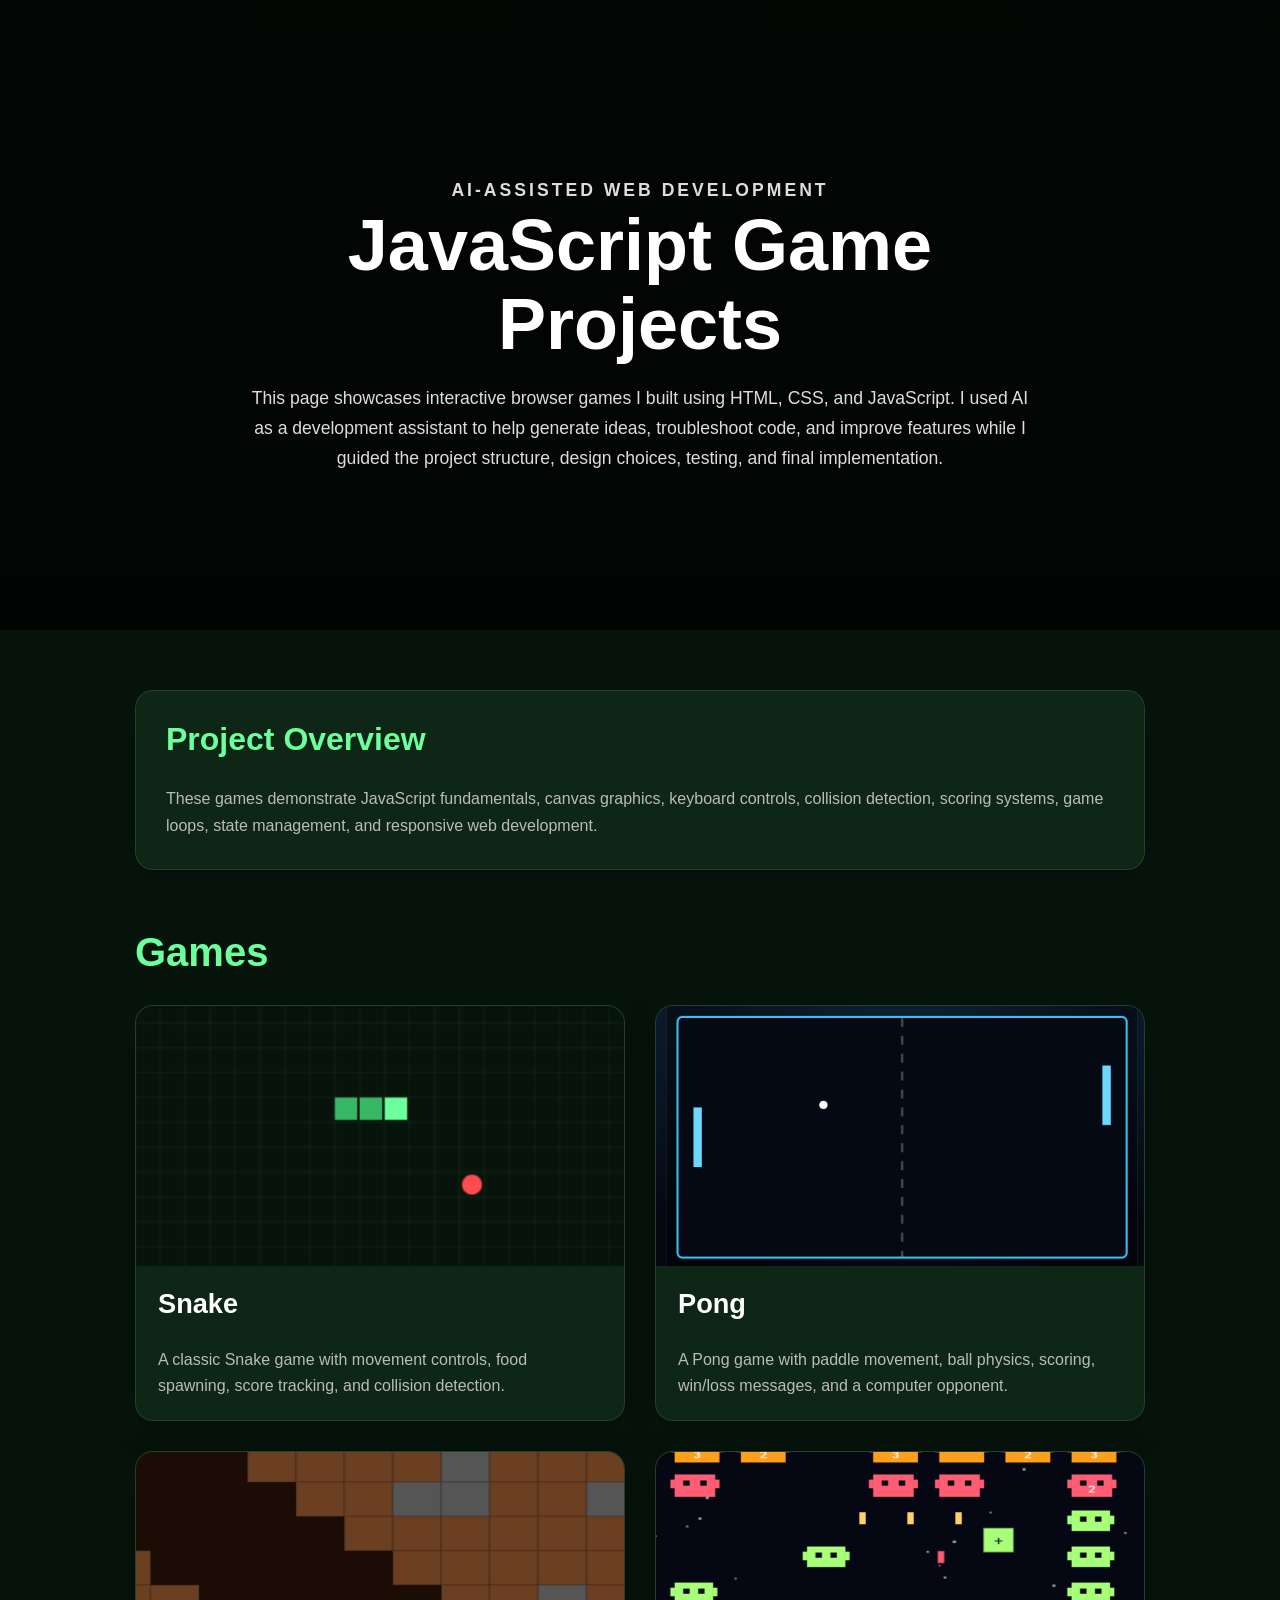
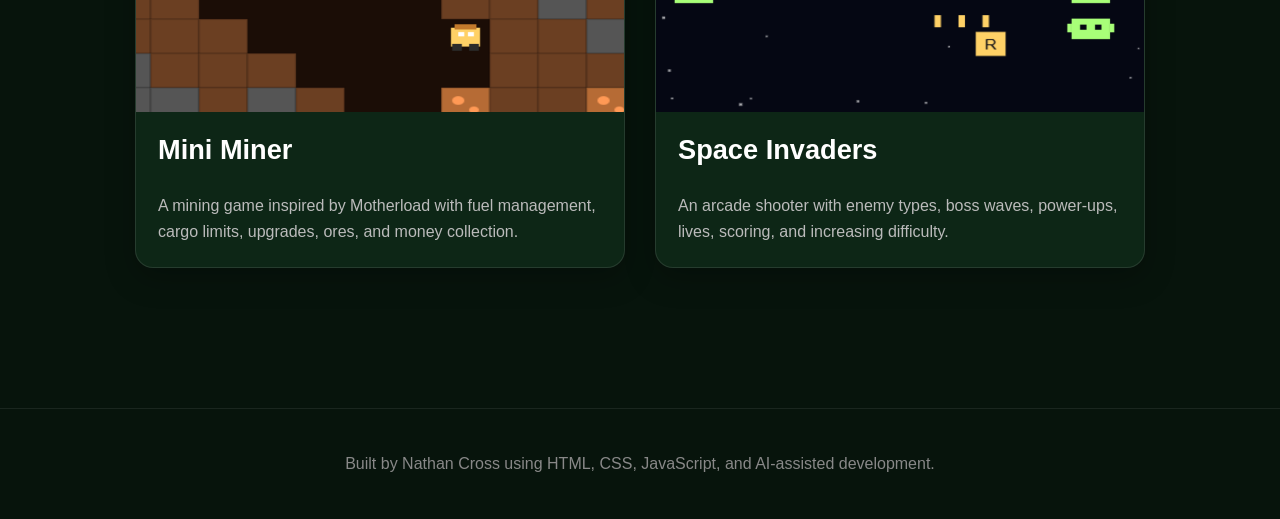
<file: games/index.html>
<!DOCTYPE html>
<html lang="en">
<head>
    <meta charset="UTF-8">
    <meta name="viewport" content="width=device-width, initial-scale=1.0">
    <meta name="description" content="Interactive JavaScript games built by Nathan Cross with AI-assisted development.">
    <meta name="author" content="Nathan Cross">
    <title>JavaScript Games | Nathan Cross</title>
    <link rel="stylesheet" href="games.css">
</head>

<body>

    <header class="hero">
        <div class="hero-content">

            <p class="label">AI-Assisted Web Development</p>

            <h1>JavaScript Game Projects</h1>

            <p>
                This page showcases interactive browser games I built using HTML,
                CSS, and JavaScript. I used AI as a development assistant to help
                generate ideas, troubleshoot code, and improve features while I
                guided the project structure, design choices, testing, and final
                implementation.
            </p>

        </div>
    </header>

    <main>

        <section class="intro">

            <h2>Project Overview</h2>

            <p>
                These games demonstrate JavaScript fundamentals, canvas graphics,
                keyboard controls, collision detection, scoring systems, game loops,
                state management, and responsive web development.
            </p>

        </section>

        <section class="category">

            <h2>Games</h2>

            <div class="game-grid">

                <a href="javascript/snake/index.html" class="game-card">

                    <img src="images/snake.png" alt="Snake game screenshot">

                    <div class="card-content">
                        <h3>Snake</h3>

                        <p>
                            A classic Snake game with movement controls, food spawning,
                            score tracking, and collision detection.
                        </p>
                    </div>

                </a>

                <a href="javascript/pong/index.html" class="game-card">

                    <img src="images/pong.png" alt="Pong game screenshot">

                    <div class="card-content">
                        <h3>Pong</h3>

                        <p>
                            A Pong game with paddle movement, ball physics, scoring,
                            win/loss messages, and a computer opponent.
                        </p>
                    </div>

                </a>

                <a href="javascript/miner/index.html" class="game-card">

                    <img src="images/miner.png" alt="Mini Miner game screenshot">

                    <div class="card-content">
                        <h3>Mini Miner</h3>

                        <p>
                            A mining game inspired by Motherload with fuel management,
                            cargo limits, upgrades, ores, and money collection.
                        </p>
                    </div>

                </a>

                <a href="javascript/space-invaders/index.html" class="game-card">

                    <img src="images/space-invaders.png" alt="Space Invaders game screenshot">

                    <div class="card-content">
                        <h3>Space Invaders</h3>

                        <p>
                            An arcade shooter with enemy types, boss waves, power-ups,
                            lives, scoring, and increasing difficulty.
                        </p>
                    </div>

                </a>

            </div>

        </section>

    </main>

    <footer>
        <p>Built by Nathan Cross using HTML, CSS, JavaScript, and AI-assisted development.</p>
    </footer>

</body>
</html>
</file>
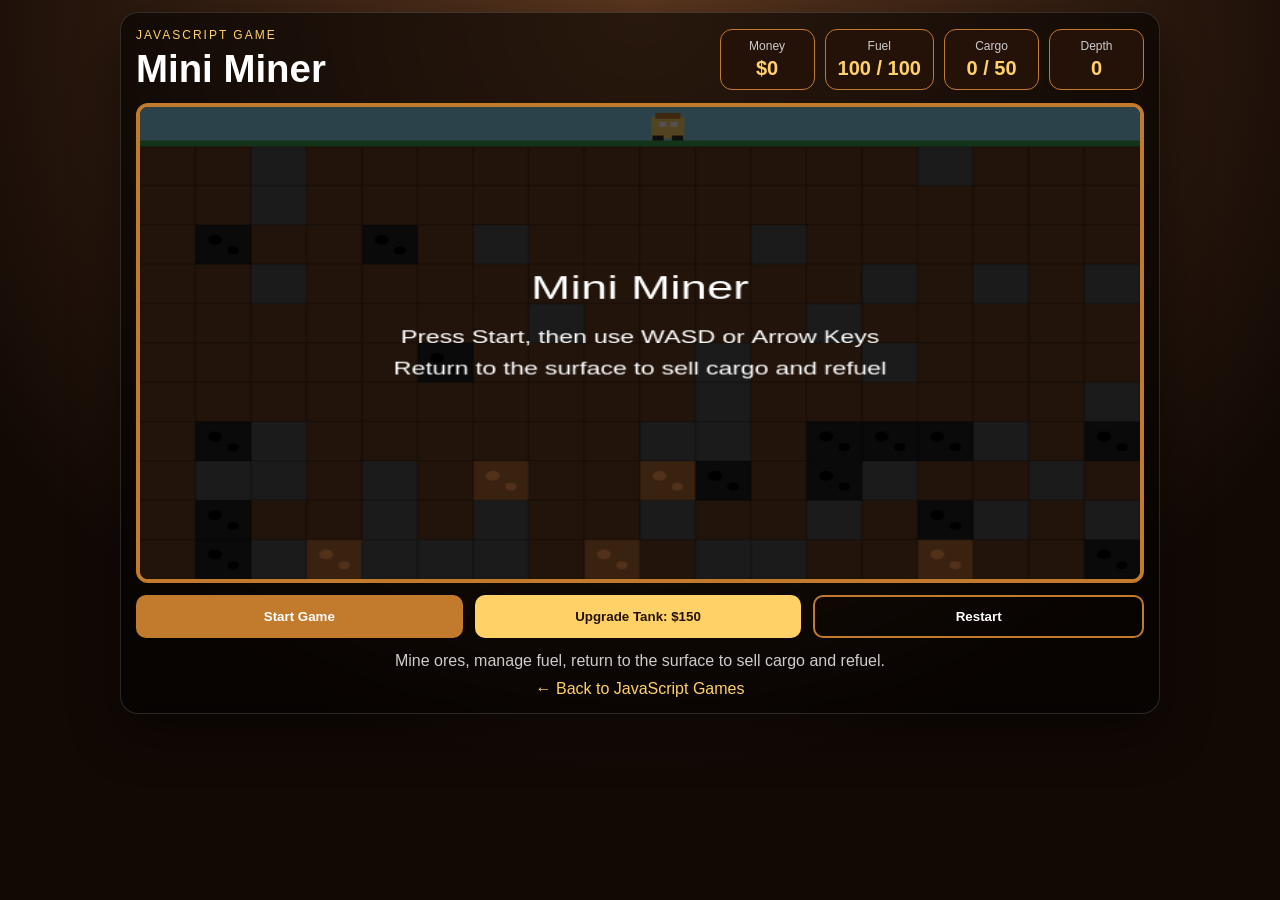
<file: games/javascript/miner/index.html>
<!DOCTYPE html>
<html lang="en">
<head>
    <meta charset="UTF-8">
    <meta name="viewport" content="width=device-width, initial-scale=1.0">
    <meta name="description" content="A simple mining game built with HTML, CSS, and JavaScript.">
    <meta name="author" content="Nathan Cross">
    <title>Mini Miner</title>
    <link rel="stylesheet" href="style.css">
    <link rel="icon" type="image/png" href="/games/images/miner_icon.png">
</head>

<body>
    <main class="game-page">
        <section class="game-card">

            <div class="top-bar">
                <div>
                    <p class="label">JavaScript Game</p>
                    <h1>Mini Miner</h1>
                </div>

                <div class="stats">
                    <div>
                        <p>Money</p>
                        <h2 id="money">$0</h2>
                    </div>

                    <div>
                        <p>Fuel</p>
                        <h2 id="fuel">100 / 100</h2>
                    </div>

                    <div>
                        <p>Cargo</p>
                        <h2 id="cargo">0 / 50</h2>
                    </div>

                    <div>
                        <p>Depth</p>
                        <h2 id="depth">0</h2>
                    </div>
                </div>
            </div>

            <canvas id="game" width="720" height="480"></canvas>

            <div id="messageBox" class="message-box">
                <h2 id="messageTitle"></h2>
                <p id="messageText"></p>
            </div>

            <div class="controls">
                <button id="startBtn">Start Game</button>
                <button id="upgradeBtn">Upgrade Tank: $150</button>
                <button id="restartBtn">Restart</button>
            </div>

            <p class="instructions">
                Mine ores, manage fuel, return to the surface to sell cargo and refuel.
            </p>

            <a href="https://nathancross-hub.github.io/games/games/index.html" class="back-link">
                ← Back to JavaScript Games
            </a>

        </section>
    </main>

    <script src="script.js"></script>
</body>
</html>
</file>
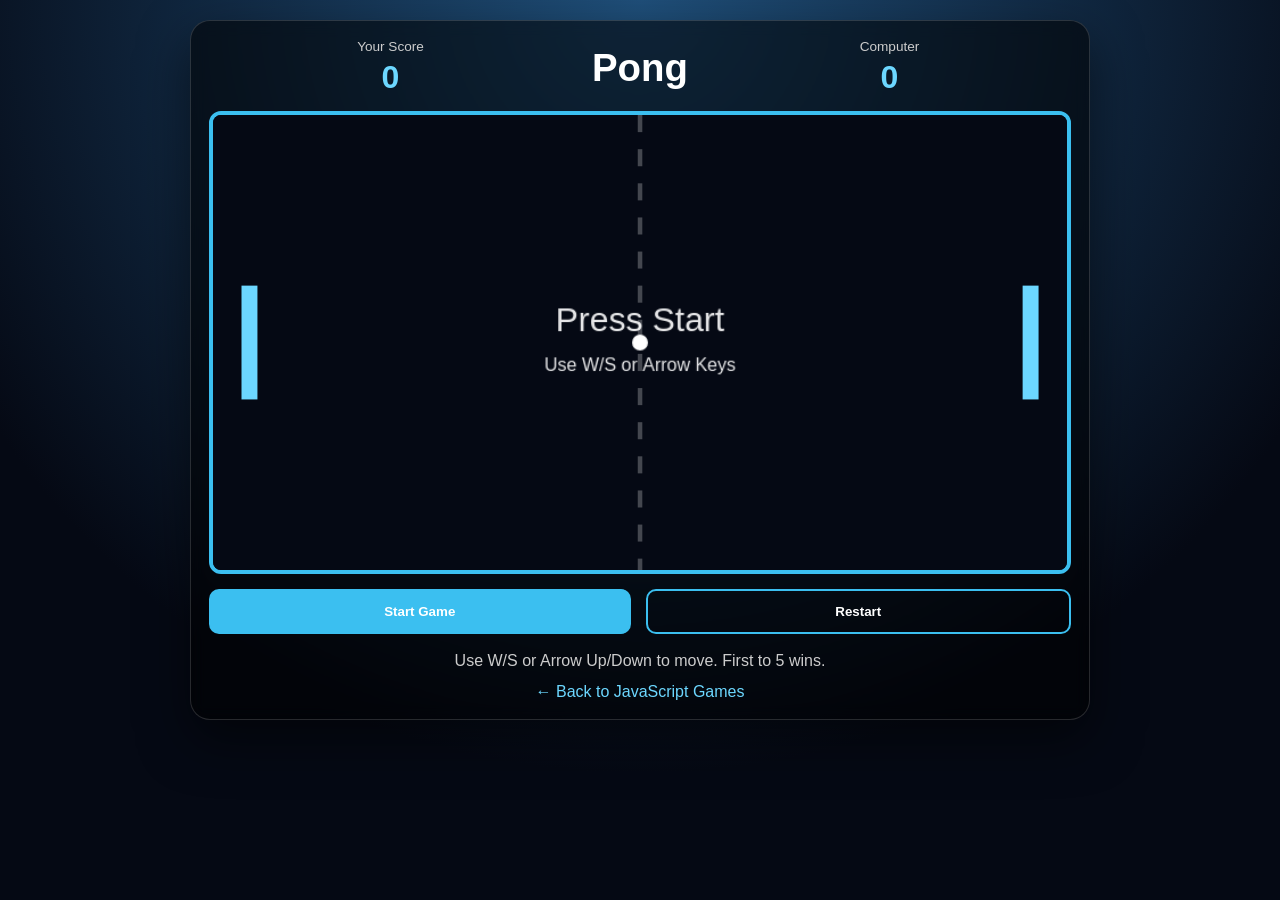
<file: games/javascript/pong/index.html>
<!DOCTYPE html>
<html lang="en">
<head>
    <meta charset="UTF-8">
    <meta name="viewport" content="width=device-width, initial-scale=1.0">
    <meta name="description" content="A Pong game built with HTML, CSS, and JavaScript.">
    <meta name="author" content="Nathan Cross">
    <title>Pong Game</title>
    <link rel="stylesheet" href="style.css">
    <link rel="icon" type="image/png" href="/games/images/pong_icon.png">
</head>

<body>
    <main class="game-page">
        <section class="game-card">

            <div class="score-bar">
                <div>
                    <p>Your Score</p>
                    <h2 id="playerScore">0</h2>
                </div>

                <h1>Pong</h1>

                <div>
                    <p>Computer</p>
                    <h2 id="computerScore">0</h2>
                </div>
            </div>

            <canvas id="game" width="750" height="400"></canvas>

            <div id="resultBox" class="result-box">
                <h2 id="resultTitle"></h2>
                <p id="resultMessage"></p>
            </div>

            <div class="controls">
                <button id="startBtn">Start Game</button>
                <button id="restartBtn">Restart</button>
            </div>

            <p class="instructions">
                Use W/S or Arrow Up/Down to move. First to 5 wins.
            </p>

            <a href="https://nathancross-hub.github.io/games/games/index.html" class="back-link">
                ← Back to JavaScript Games
            </a>

        </section>
    </main>

    <script src="script.js"></script>
</body>
</html>
</file>
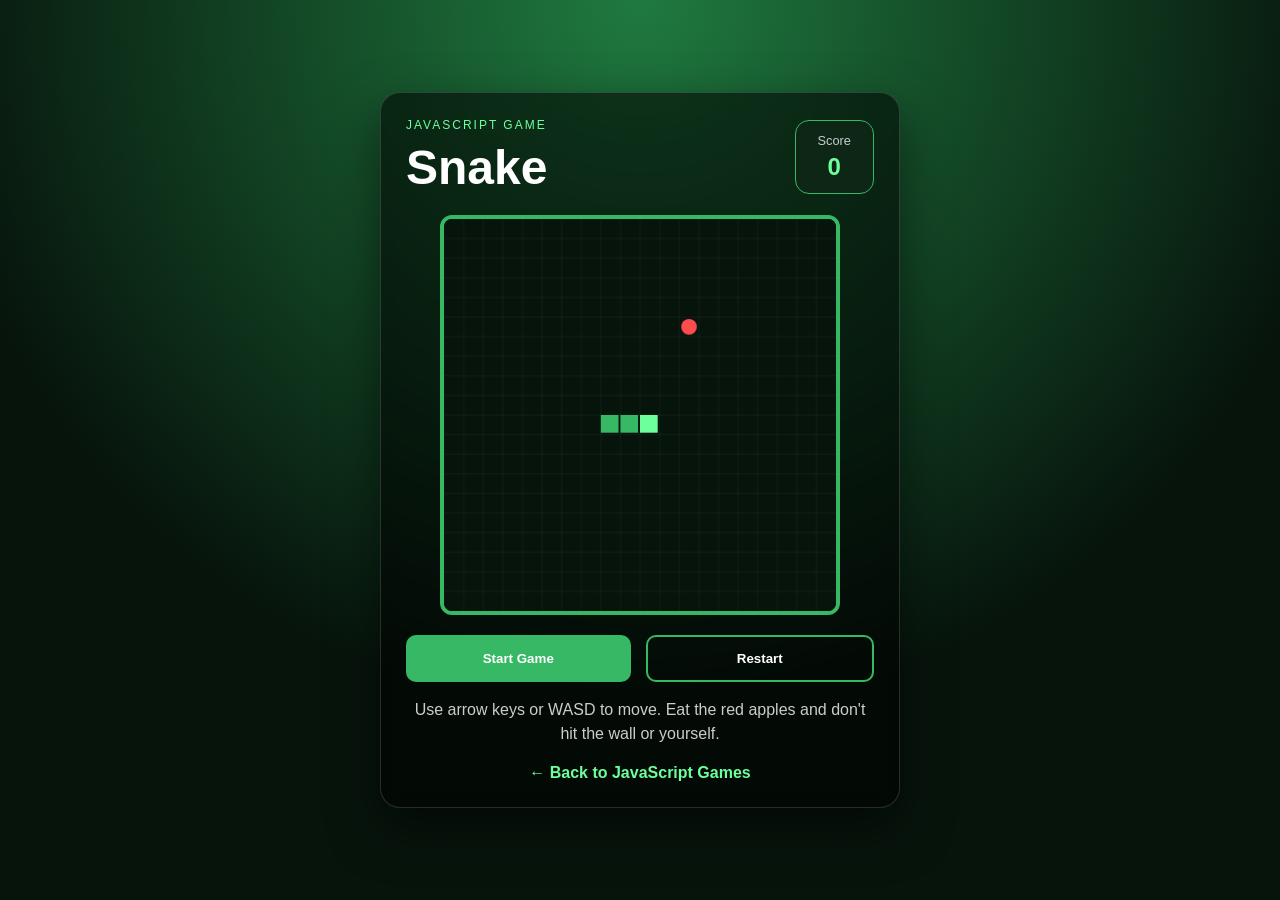
<file: games/javascript/snake/index.html>
<!DOCTYPE html>
<html lang="en">
<head>
    <meta charset="UTF-8">
    <meta name="viewport" content="width=device-width, initial-scale=1.0">
    <meta name="description" content="A Snake game built with HTML, CSS, and JavaScript.">
    <meta name="author" content="Nathan Cross">
    <title>Snake Game</title>
    <link rel="stylesheet" href="style.css">
    <link rel="icon" type="image/png" href="/games/images/snake_icon.png">
</head>
<body>
    <main class="game-page">
        <section class="game-card">
            <div class="top">
                <div>
                    <p class="label">JavaScript Game</p>
                    <h1>Snake</h1>
                </div>

                <div class="score-box">
                    <p>Score</p>
                    <h2 id="score">0</h2>
                </div>
            </div>

            <canvas id="game" width="400" height="400"></canvas>

            <div class="controls">
                <button id="startBtn">Start Game</button>
                <button id="restartBtn">Restart</button>
            </div>

            <p class="instructions">
                Use arrow keys or WASD to move. Eat the red apples and don't hit the wall or yourself.
            </p>

            <a href="https://nathancross-hub.github.io/games/games/index.html" class="back-link">
                ← Back to JavaScript Games
            </a>

        </section>
    </main>

    <script src="script.js"></script>
</body>
</html>
</file>
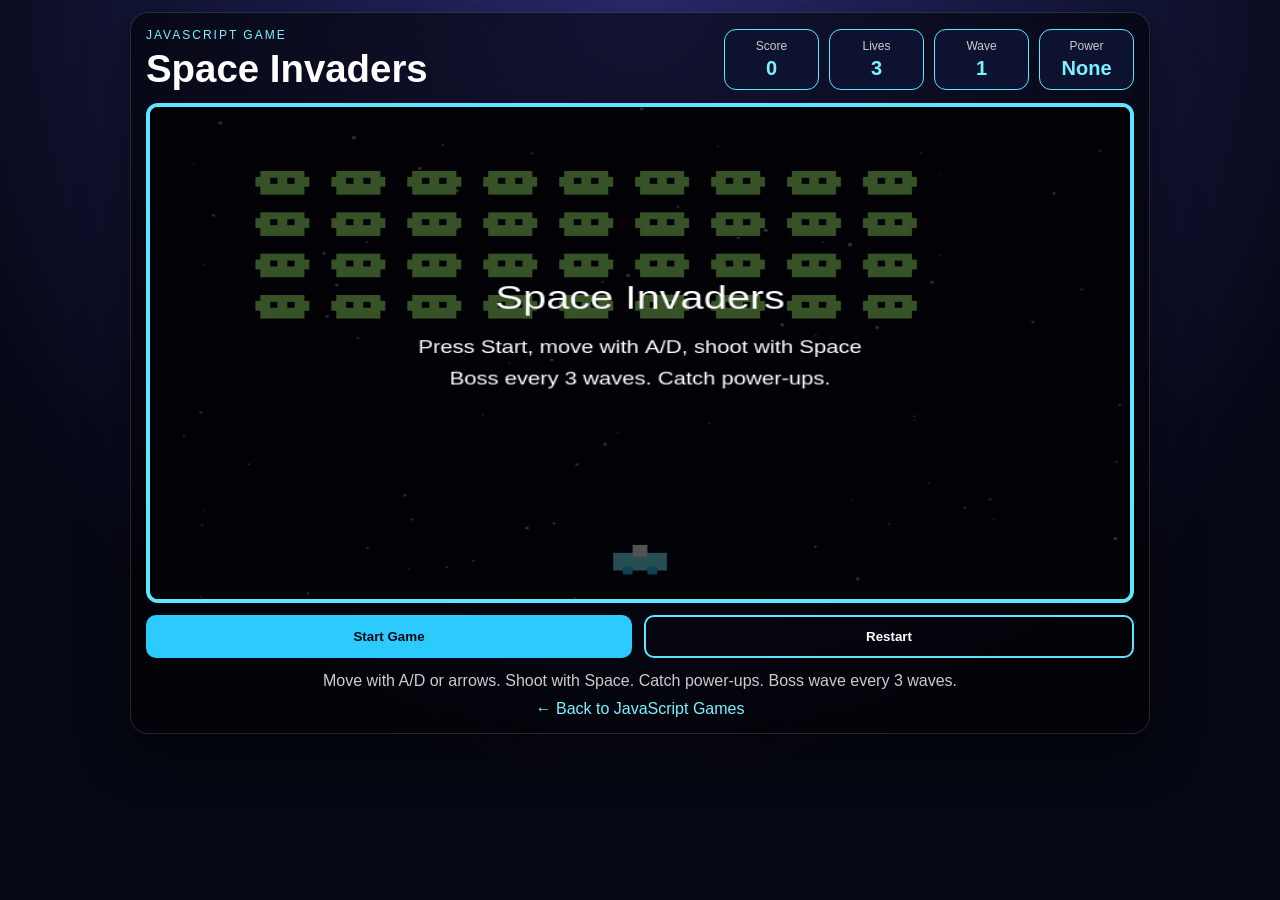
<file: games/javascript/space-invaders/index.html>
<!DOCTYPE html>
<html lang="en">
<head>
    <meta charset="UTF-8">
    <meta name="viewport" content="width=device-width, initial-scale=1.0">
    <meta name="description" content="A Space Invaders style game built with HTML, CSS, and JavaScript.">
    <meta name="author" content="Nathan Cross">
    <title>Space Invaders</title>
    <link rel="stylesheet" href="style.css">
    <link rel="icon" type="image/png" href="/games/images/space_icon.png">
</head>

<body>
    <main class="game-page">
        <section class="game-card">

            <div class="top-bar">
                <div>
                    <p class="label">JavaScript Game</p>
                    <h1>Space Invaders</h1>
                </div>

                <div class="stats">
                    <div>
                        <p>Score</p>
                        <h2 id="score">0</h2>
                    </div>

                    <div>
                        <p>Lives</p>
                        <h2 id="lives">3</h2>
                    </div>

                    <div>
                        <p>Wave</p>
                        <h2 id="wave">1</h2>
                    </div>

                    <div>
                        <p>Power</p>
                        <h2 id="power">None</h2>
                    </div>
                </div>
            </div>

            <canvas id="game" width="800" height="500"></canvas>

            <div id="messageBox" class="message-box">
                <h2 id="messageTitle"></h2>
                <p id="messageText"></p>
            </div>

            <div class="controls">
                <button id="startBtn">Start Game</button>
                <button id="restartBtn">Restart</button>
            </div>

            <p class="instructions">
                Move with A/D or arrows. Shoot with Space. Catch power-ups. Boss wave every 3 waves.
            </p>

            <a href="https://nathancross-hub.github.io/games/games/index.html" class="back-link">
                ← Back to JavaScript Games
            </a>

        </section>
    </main>

    <script src="script.js"></script>
</body>
</html>
</file>
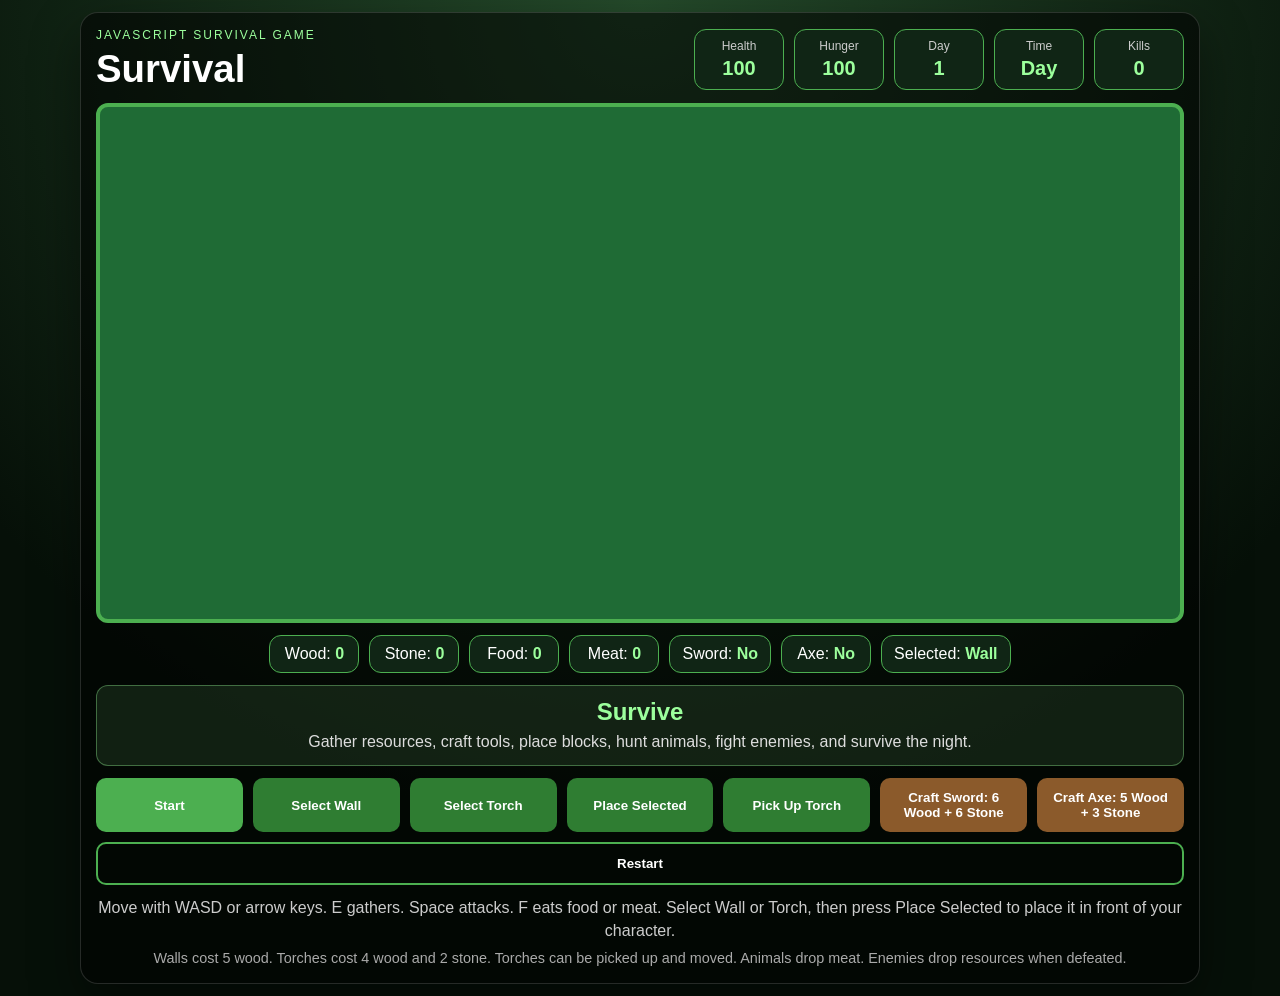
<file: games/javascript/survival/index.html>
<!DOCTYPE html>
<html lang="en">
<head>
    <meta charset="UTF-8">

    <meta
        name="viewport"
        content="width=device-width, initial-scale=1.0"
    >

    <meta
        name="description"
        content="A larger survival crafting game built with HTML, CSS, and JavaScript."
    >

    <meta
        name="author"
        content="Nathan Cross"
    >

    <title>Survival Game</title>

    <link rel="stylesheet" href="style.css">
</head>

<body>

    <main class="game-page">

        <section class="game-card">

            <div class="top-bar">

                <div>
                    <p class="label">JavaScript Survival Game</p>
                    <h1>Survival</h1>
                </div>

                <div class="stats">

                    <div>
                        <p>Health</p>
                        <h2 id="health">100</h2>
                    </div>

                    <div>
                        <p>Hunger</p>
                        <h2 id="hunger">100</h2>
                    </div>

                    <div>
                        <p>Day</p>
                        <h2 id="day">1</h2>
                    </div>

                    <div>
                        <p>Time</p>
                        <h2 id="time">Day</h2>
                    </div>

                    <div>
                        <p>Kills</p>
                        <h2 id="kills">0</h2>
                    </div>

                </div>

            </div>

            <canvas id="game" width="900" height="520"></canvas>

            <div class="inventory">

                <div>
                    Wood:
                    <span id="wood">0</span>
                </div>

                <div>
                    Stone:
                    <span id="stone">0</span>
                </div>

                <div>
                    Food:
                    <span id="food">0</span>
                </div>

                <div>
                    Meat:
                    <span id="meat">0</span>
                </div>

                <div>
                    Sword:
                    <span id="sword">No</span>
                </div>

                <div>
                    Axe:
                    <span id="axe">No</span>
                </div>

                <div>
                    Selected:
                    <span id="selectedItem">Wall</span>
                </div>

            </div>

            <div id="messageBox" class="message-box">

                <h2 id="messageTitle">Survive</h2>

                <p id="messageText">
                    Gather resources, craft tools, place blocks, hunt animals,
                    fight enemies, and survive the night.
                </p>

            </div>

            <div class="controls">

                <button id="startBtn">
                    Start
                </button>

                <button id="selectWallBtn">
                    Select Wall
                </button>

                <button id="selectTorchBtn">
                    Select Torch
                </button>

                <button id="placeBtn">
                    Place Selected
                </button>

                <button id="moveTorchBtn">
                    Pick Up Torch
                </button>

                <button id="swordBtn">
                    Craft Sword: 6 Wood + 6 Stone
                </button>

                <button id="axeBtn">
                    Craft Axe: 5 Wood + 3 Stone
                </button>

                <button id="restartBtn">
                    Restart
                </button>

            </div>

            <p class="instructions">
                Move with WASD or arrow keys. E gathers. Space attacks.
                F eats food or meat. Select Wall or Torch, then press Place Selected
                to place it in front of your character.
            </p>

            <p class="instructions small">
                Walls cost 5 wood. Torches cost 4 wood and 2 stone.
                Torches can be picked up and moved. Animals drop meat.
                Enemies drop resources when defeated.
            </p>

        </section>

    </main>

    <script src="script.js"></script>

</body>
</html>
</file>
<file: games/games.css>
* {
    box-sizing: border-box;
}

html {
    scroll-behavior: smooth;
}

body {
    margin: 0;
    font-family: Arial, sans-serif;
    background: #07140c;
    color: white;
}

.hero {
    min-height: 70vh;
    text-align: center;
    padding: 100px 20px 80px;

    background:
        linear-gradient(rgba(0,0,0,0.72), rgba(0,0,0,0.78)),
        url('https://images.unsplash.com/photo-1550745165-9bc0b252726f?q=80&w=1600&auto=format&fit=crop');

    background-size: cover;
    background-position: center;

    display: flex;
    justify-content: center;
    align-items: center;
}

.hero-content {
    max-width: 850px;
}

.label {
    color: #6cff9c;
    text-transform: uppercase;
    letter-spacing: 3px;
    font-size: 0.85rem;
    font-weight: bold;
    margin-bottom: 15px;
}

.hero h1 {
    font-size: 4.5rem;
    margin: 0 0 20px;
    line-height: 1.1;
}

.hero p {
    max-width: 780px;
    margin: auto;
    line-height: 1.7;
    color: #ddd;
    font-size: 1.1rem;
}

main {
    max-width: 1050px;
    margin: auto;
    padding: 60px 20px;
}

.intro {
    background: #0d2616;
    border: 1px solid rgba(255,255,255,0.1);
    border-radius: 18px;
    padding: 30px;
    margin-bottom: 60px;
    box-shadow: 0 10px 30px rgba(0,0,0,0.25);
}

.intro h2 {
    margin-top: 0;
    color: #6cff9c;
    font-size: 2rem;
}

.intro p {
    color: #bbb;
    line-height: 1.7;
    margin-bottom: 0;
}

.category {
    margin-bottom: 80px;
}

.category h2 {
    font-size: 2.5rem;
    margin-bottom: 30px;
    color: #6cff9c;
}

.game-grid {
    display: grid;
    grid-template-columns: repeat(2, 1fr);
    gap: 30px;
}

.game-card {
    background: #0d2616;
    border-radius: 18px;
    overflow: hidden;
    text-decoration: none;
    color: white;
    transition: 0.3s;
    border: 1px solid rgba(255,255,255,0.1);
    box-shadow: 0 10px 30px rgba(0,0,0,0.25);
}

.game-card:hover {
    transform: translateY(-8px);
    border-color: #37b865;
}

.game-card img {
    width: 100%;
    height: 260px;
    object-fit: cover;
    display: block;
}

.card-content {
    padding: 22px;
}

.card-content h3 {
    margin-top: 0;
    font-size: 1.7rem;
}

.card-content p {
    color: #bbb;
    line-height: 1.6;
    margin-bottom: 0;
}

footer {
    text-align: center;
    padding: 30px 20px;
    color: #888;
    border-top: 1px solid rgba(255,255,255,0.08);
}

@media (max-width: 750px) {
    .hero h1 {
        font-size: 3rem;
    }

    .hero p {
        font-size: 1rem;
    }

    .game-grid {
        grid-template-columns: 1fr;
    }

    .game-card img {
        height: 220px;
    }
}
</file>
<file: games/javascript/miner/style.css>
* {
    box-sizing: border-box;
}

body {
    margin: 0;
    font-family: Arial, sans-serif;
    background:
        radial-gradient(circle at top, #5b371f, #120905 70%);
    color: white;
    min-height: 100vh;
}

.game-page {
    min-height: 100vh;
    display: flex;
    justify-content: center;
    align-items: start;
    padding: 12px;
}

.game-card {
    width: 100%;
    max-width: 1040px;
    background: rgba(0, 0, 0, 0.55);
    border: 1px solid rgba(255, 255, 255, 0.14);
    border-radius: 18px;
    padding: 15px;
    box-shadow: 0 20px 50px rgba(0, 0, 0, 0.45);
    backdrop-filter: blur(8px);
}

.top-bar {
    display: flex;
    justify-content: space-between;
    align-items: center;
    gap: 15px;
    margin-bottom: 12px;
}

.label {
    color: #ffd166;
    letter-spacing: 2px;
    text-transform: uppercase;
    font-size: 0.75rem;
    margin: 0 0 5px;
}

h1 {
    margin: 0;
    font-size: 2.4rem;
}

.stats {
    display: flex;
    gap: 10px;
    flex-wrap: wrap;
    justify-content: center;
}

.stats div {
    min-width: 95px;
    background: #241208;
    border: 1px solid #c27a2c;
    border-radius: 12px;
    padding: 9px 12px;
    text-align: center;
}

.stats p {
    margin: 0;
    color: #ccc;
    font-size: 0.75rem;
}

.stats h2 {
    margin: 4px 0 0;
    color: #ffd166;
    font-size: 1.25rem;
}

canvas {
    width: 100%;
    max-height: 480px;
    display: block;
    background: #1b0d06;
    border: 4px solid #c27a2c;
    border-radius: 12px;
    margin: auto;
}

.message-box {
    display: none;
    text-align: center;
    margin-top: 12px;
    padding: 14px;
    border-radius: 12px;
    background: rgba(255, 209, 102, 0.1);
    border: 1px solid rgba(255, 209, 102, 0.35);
}

.message-box.show {
    display: block;
}

.message-box h2 {
    margin: 0 0 5px;
    color: #ffd166;
}

.message-box p {
    margin: 0;
    color: #ddd;
}

.controls {
    display: flex;
    gap: 12px;
    margin-top: 12px;
}

button {
    flex: 1;
    border: none;
    padding: 12px;
    border-radius: 10px;
    background: #c27a2c;
    color: white;
    font-weight: bold;
    cursor: pointer;
    transition: 0.3s;
}

button:hover {
    background: #a96522;
    transform: translateY(-2px);
}

#upgradeBtn {
    background: #ffd166;
    color: #241208;
}

#upgradeBtn:hover {
    background: #e7b84d;
}

#restartBtn {
    background: transparent;
    border: 2px solid #c27a2c;
}

#restartBtn:hover {
    background: #c27a2c;
}

.instructions {
    color: #ccc;
    text-align: center;
    line-height: 1.4;
    margin: 12px 0 8px;
}

.back-link {
    display: block;
    color: #ffd166;
    text-align: center;
    text-decoration: none;
}

.back-link:hover {
    text-decoration: underline;
}

@media (max-width: 750px) {
    .top-bar {
        flex-direction: column;
        text-align: center;
    }

    h1 {
        font-size: 2rem;
    }

    .controls {
        flex-direction: column;
    }
}
</file>
<file: games/javascript/pong/style.css>
* {
    box-sizing: border-box;
}

body {
    margin: 0;
    font-family: Arial, sans-serif;
    background:
        radial-gradient(circle at top, #1f4f7a, #050914 70%);
    color: white;
    min-height: 100vh;
}

.game-page {
    min-height: 100vh;
    display: flex;
    justify-content: center;
    align-items: start;
    padding: 20px;
}

.game-card {
    width: 100%;
    max-width: 900px;
    background: rgba(0, 0, 0, 0.55);
    border: 1px solid rgba(255, 255, 255, 0.15);
    border-radius: 20px;
    padding: 18px;
    box-shadow: 0 20px 50px rgba(0, 0, 0, 0.5);
    backdrop-filter: blur(8px);
}

.score-bar {
    display: grid;
    grid-template-columns: 1fr auto 1fr;
    align-items: center;
    gap: 20px;
    margin-bottom: 15px;
    text-align: center;
}

.score-bar h1 {
    font-size: 2.4rem;
    margin: 0;
}

.score-bar p {
    margin: 0;
    color: #ccc;
    font-size: 0.85rem;
}

.score-bar h2 {
    color: #6cd7ff;
    margin: 5px 0 0;
    font-size: 2rem;
}

canvas {
    width: 100%;
    display: block;
    background: #050914;
    border: 4px solid #3bbff0;
    border-radius: 12px;
    margin: auto;
}

.result-box {
    display: none;
    text-align: center;
    margin-top: 15px;
    padding: 18px;
    border-radius: 14px;
    background: rgba(255, 255, 255, 0.08);
    border: 1px solid rgba(255, 255, 255, 0.15);
}

.result-box.show {
    display: block;
}

.result-box.win {
    border-color: #6cff9c;
    background: rgba(108, 255, 156, 0.12);
}

.result-box.lose {
    border-color: #ff6b6b;
    background: rgba(255, 107, 107, 0.12);
}

.result-box h2 {
    margin: 0 0 8px;
    font-size: 2rem;
}

.result-box p {
    margin: 0;
    color: #ddd;
}

.controls {
    display: flex;
    gap: 15px;
    margin-top: 15px;
}

button {
    flex: 1;
    border: none;
    padding: 13px;
    border-radius: 10px;
    background: #3bbff0;
    color: white;
    font-weight: bold;
    cursor: pointer;
    transition: 0.3s;
}

button:hover {
    background: #2ba8d6;
    transform: translateY(-2px);
}

#restartBtn {
    background: transparent;
    border: 2px solid #3bbff0;
}

#restartBtn:hover {
    background: #3bbff0;
}

.instructions {
    color: #ccc;
    text-align: center;
    line-height: 1.5;
    margin: 15px 0 10px;
}

.back-link {
    display: block;
    color: #6cd7ff;
    text-align: center;
    text-decoration: none;
}

.back-link:hover {
    text-decoration: underline;
}

@media (max-width: 600px) {
    .score-bar {
        grid-template-columns: 1fr;
    }

    .score-bar h1 {
        order: -1;
    }

    .controls {
        flex-direction: column;
    }
}
</file>
<file: games/javascript/snake/style.css>
* {
    box-sizing: border-box;
}

body {
    margin: 0;
    font-family: Arial, sans-serif;
    background:
        radial-gradient(circle at top, #1f7a3f, #07140c 65%);
    color: white;
    min-height: 100vh;
}

.game-page {
    min-height: 100vh;
    display: flex;
    justify-content: center;
    align-items: center;
    padding: 30px;
}

.game-card {
    width: 100%;
    max-width: 520px;
    background: rgba(0, 0, 0, 0.55);
    border: 1px solid rgba(255, 255, 255, 0.15);
    border-radius: 20px;
    padding: 25px;
    box-shadow: 0 20px 50px rgba(0, 0, 0, 0.5);
    backdrop-filter: blur(8px);
}

.top {
    display: flex;
    justify-content: space-between;
    align-items: center;
    margin-bottom: 20px;
}

.label {
    color: #6cff9c;
    letter-spacing: 2px;
    text-transform: uppercase;
    font-size: 0.75rem;
    margin: 0 0 8px;
}

h1 {
    font-size: 3rem;
    margin: 0;
}

.score-box {
    background: #0d2616;
    padding: 12px 22px;
    border-radius: 14px;
    text-align: center;
    border: 1px solid #37b865;
}

.score-box p {
    margin: 0;
    font-size: 0.8rem;
    color: #ccc;
}

.score-box h2 {
    margin: 5px 0 0;
    color: #6cff9c;
}

canvas {
    width: 100%;
    max-width: 400px;
    display: block;
    margin: auto;
    background: #07140c;
    border: 4px solid #37b865;
    border-radius: 12px;
}

.controls {
    display: flex;
    gap: 15px;
    margin-top: 20px;
}

button {
    flex: 1;
    border: none;
    padding: 14px;
    border-radius: 10px;
    background: #37b865;
    color: white;
    font-weight: bold;
    cursor: pointer;
    transition: 0.3s;
}

button:hover {
    background: #2fa455;
    transform: translateY(-2px);
}

#restartBtn {
    background: transparent;
    border: 2px solid #37b865;
}

#restartBtn:hover {
    background: #37b865;
}

.instructions {
    color: #ccc;
    text-align: center;
    line-height: 1.5;
    margin-bottom: 0;
}

@media (max-width: 500px) {
    h1 {
        font-size: 2.3rem;
    }

    .top {
        flex-direction: column;
        gap: 15px;
        text-align: center;
    }

    .controls {
        flex-direction: column;
    }
}

.back-link {
    display: block;
    margin-top: 18px;
    text-align: center;
    color: #6cff9c;
    text-decoration: none;
    font-weight: bold;
    transition: 0.3s;
}

.back-link:hover {
    color: white;
    text-decoration: underline;
}
</file>
<file: games/javascript/space-invaders/style.css>
* {
    box-sizing: border-box;
}

body {
    margin: 0;
    font-family: Arial, sans-serif;
    background:
        radial-gradient(circle at top, #292b70, #050713 70%);
    color: white;
    min-height: 100vh;
}

.game-page {
    min-height: 100vh;
    display: flex;
    justify-content: center;
    align-items: start;
    padding: 12px;
}

.game-card {
    width: 100%;
    max-width: 1020px;
    background: rgba(0, 0, 0, 0.55);
    border: 1px solid rgba(255, 255, 255, 0.14);
    border-radius: 18px;
    padding: 15px;
    box-shadow: 0 20px 50px rgba(0, 0, 0, 0.45);
    backdrop-filter: blur(8px);
}

.top-bar {
    display: flex;
    justify-content: space-between;
    align-items: center;
    gap: 15px;
    margin-bottom: 12px;
}

.label {
    color: #78f3ff;
    letter-spacing: 2px;
    text-transform: uppercase;
    font-size: 0.75rem;
    margin: 0 0 5px;
}

h1 {
    margin: 0;
    font-size: 2.4rem;
}

.stats {
    display: flex;
    gap: 10px;
    flex-wrap: wrap;
    justify-content: center;
}

.stats div {
    min-width: 95px;
    background: #0d1230;
    border: 1px solid #5de7ff;
    border-radius: 12px;
    padding: 9px 12px;
    text-align: center;
}

.stats p {
    margin: 0;
    color: #ccc;
    font-size: 0.75rem;
}

.stats h2 {
    margin: 4px 0 0;
    color: #78f3ff;
    font-size: 1.25rem;
}

canvas {
    width: 100%;
    max-height: 500px;
    display: block;
    background: #050713;
    border: 4px solid #5de7ff;
    border-radius: 12px;
    margin: auto;
}

.message-box {
    display: none;
    text-align: center;
    margin-top: 12px;
    padding: 14px;
    border-radius: 12px;
    background: rgba(120, 243, 255, 0.1);
    border: 1px solid rgba(120, 243, 255, 0.35);
}

.message-box.show {
    display: block;
}

.message-box h2 {
    margin: 0 0 5px;
    color: #78f3ff;
}

.message-box p {
    margin: 0;
    color: #ddd;
}

.controls {
    display: flex;
    gap: 12px;
    margin-top: 12px;
}

button {
    flex: 1;
    border: none;
    padding: 12px;
    border-radius: 10px;
    background: #2bcbff;
    color: #050713;
    font-weight: bold;
    cursor: pointer;
    transition: 0.3s;
}

button:hover {
    background: #78f3ff;
    transform: translateY(-2px);
}

#restartBtn {
    background: transparent;
    color: white;
    border: 2px solid #5de7ff;
}

#restartBtn:hover {
    background: #2bcbff;
    color: #050713;
}

.instructions {
    color: #ccc;
    text-align: center;
    line-height: 1.4;
    margin: 12px 0 8px;
}

.back-link {
    display: block;
    color: #78f3ff;
    text-align: center;
    text-decoration: none;
}

.back-link:hover {
    text-decoration: underline;
}

@media (max-width: 750px) {
    .top-bar {
        flex-direction: column;
        text-align: center;
    }

    h1 {
        font-size: 2rem;
    }

    .controls {
        flex-direction: column;
    }
}
</file>
<file: games/javascript/survival/style.css>
* {
    box-sizing: border-box;
}

body {
    margin: 0;
    font-family: Arial, sans-serif;
    background:
        radial-gradient(circle at top, #254b2b, #061008 70%);
    color: white;
    min-height: 100vh;
}

.game-page {
    min-height: 100vh;
    display: flex;
    justify-content: center;
    align-items: start;
    padding: 12px;
}

.game-card {
    width: 100%;
    max-width: 1120px;
    background: rgba(0, 0, 0, 0.55);
    border: 1px solid rgba(255, 255, 255, 0.14);
    border-radius: 18px;
    padding: 15px;
    box-shadow: 0 20px 50px rgba(0, 0, 0, 0.45);
}

.top-bar {
    display: flex;
    justify-content: space-between;
    align-items: center;
    gap: 15px;
    margin-bottom: 12px;
}

.label {
    color: #9cff9c;
    letter-spacing: 2px;
    text-transform: uppercase;
    font-size: 0.75rem;
    margin: 0 0 5px;
}

h1 {
    margin: 0;
    font-size: 2.4rem;
}

.stats,
.inventory,
.controls {
    display: flex;
    gap: 10px;
    flex-wrap: wrap;
    justify-content: center;
}

.stats div,
.inventory div {
    min-width: 90px;
    background: #102515;
    border: 1px solid #4caf50;
    border-radius: 12px;
    padding: 9px 12px;
    text-align: center;
}

.stats p {
    margin: 0;
    color: #ccc;
    font-size: 0.75rem;
}

.stats h2 {
    margin: 4px 0 0;
    color: #9cff9c;
    font-size: 1.25rem;
}

.inventory {
    margin-top: 12px;
}

.inventory span {
    color: #9cff9c;
    font-weight: bold;
}

canvas {
    width: 100%;
    max-height: 520px;
    display: block;
    background: #1f6b35;
    border: 4px solid #4caf50;
    border-radius: 12px;
    margin: auto;
}

.message-box {
    text-align: center;
    margin-top: 12px;
    padding: 12px;
    border-radius: 12px;
    background: rgba(156, 255, 156, 0.1);
    border: 1px solid rgba(156, 255, 156, 0.35);
}

.message-box h2 {
    margin: 0 0 5px;
    color: #9cff9c;
}

.message-box p {
    margin: 0;
    color: #ddd;
    line-height: 1.4;
}

.controls {
    margin-top: 12px;
}

button {
    flex: 1;
    min-width: 145px;
    border: none;
    padding: 12px;
    border-radius: 10px;
    background: #4caf50;
    color: white;
    font-weight: bold;
    cursor: pointer;
    transition: 0.3s;
}

button:hover {
    background: #3d9441;
    transform: translateY(-2px);
}

button:active {
    transform: translateY(0);
}

#selectWallBtn,
#selectTorchBtn,
#placeBtn,
#moveTorchBtn {
    background: #2f7d32;
}

#selectWallBtn:hover,
#selectTorchBtn:hover,
#placeBtn:hover,
#moveTorchBtn:hover {
    background: #43a047;
}

#swordBtn,
#axeBtn {
    background: #8b5a2b;
}

#swordBtn:hover,
#axeBtn:hover {
    background: #a86b32;
}

#restartBtn {
    background: transparent;
    border: 2px solid #4caf50;
}

#restartBtn:hover {
    background: #4caf50;
}

.instructions {
    color: #ccc;
    text-align: center;
    line-height: 1.4;
    margin: 12px 0 0;
}

.instructions.small {
    font-size: 0.9rem;
    color: #aaa;
    margin-top: 6px;
}

@media (max-width: 800px) {
    .top-bar {
        flex-direction: column;
        text-align: center;
    }

    h1 {
        font-size: 2rem;
    }

    button {
        min-width: 100%;
    }
}
</file>
